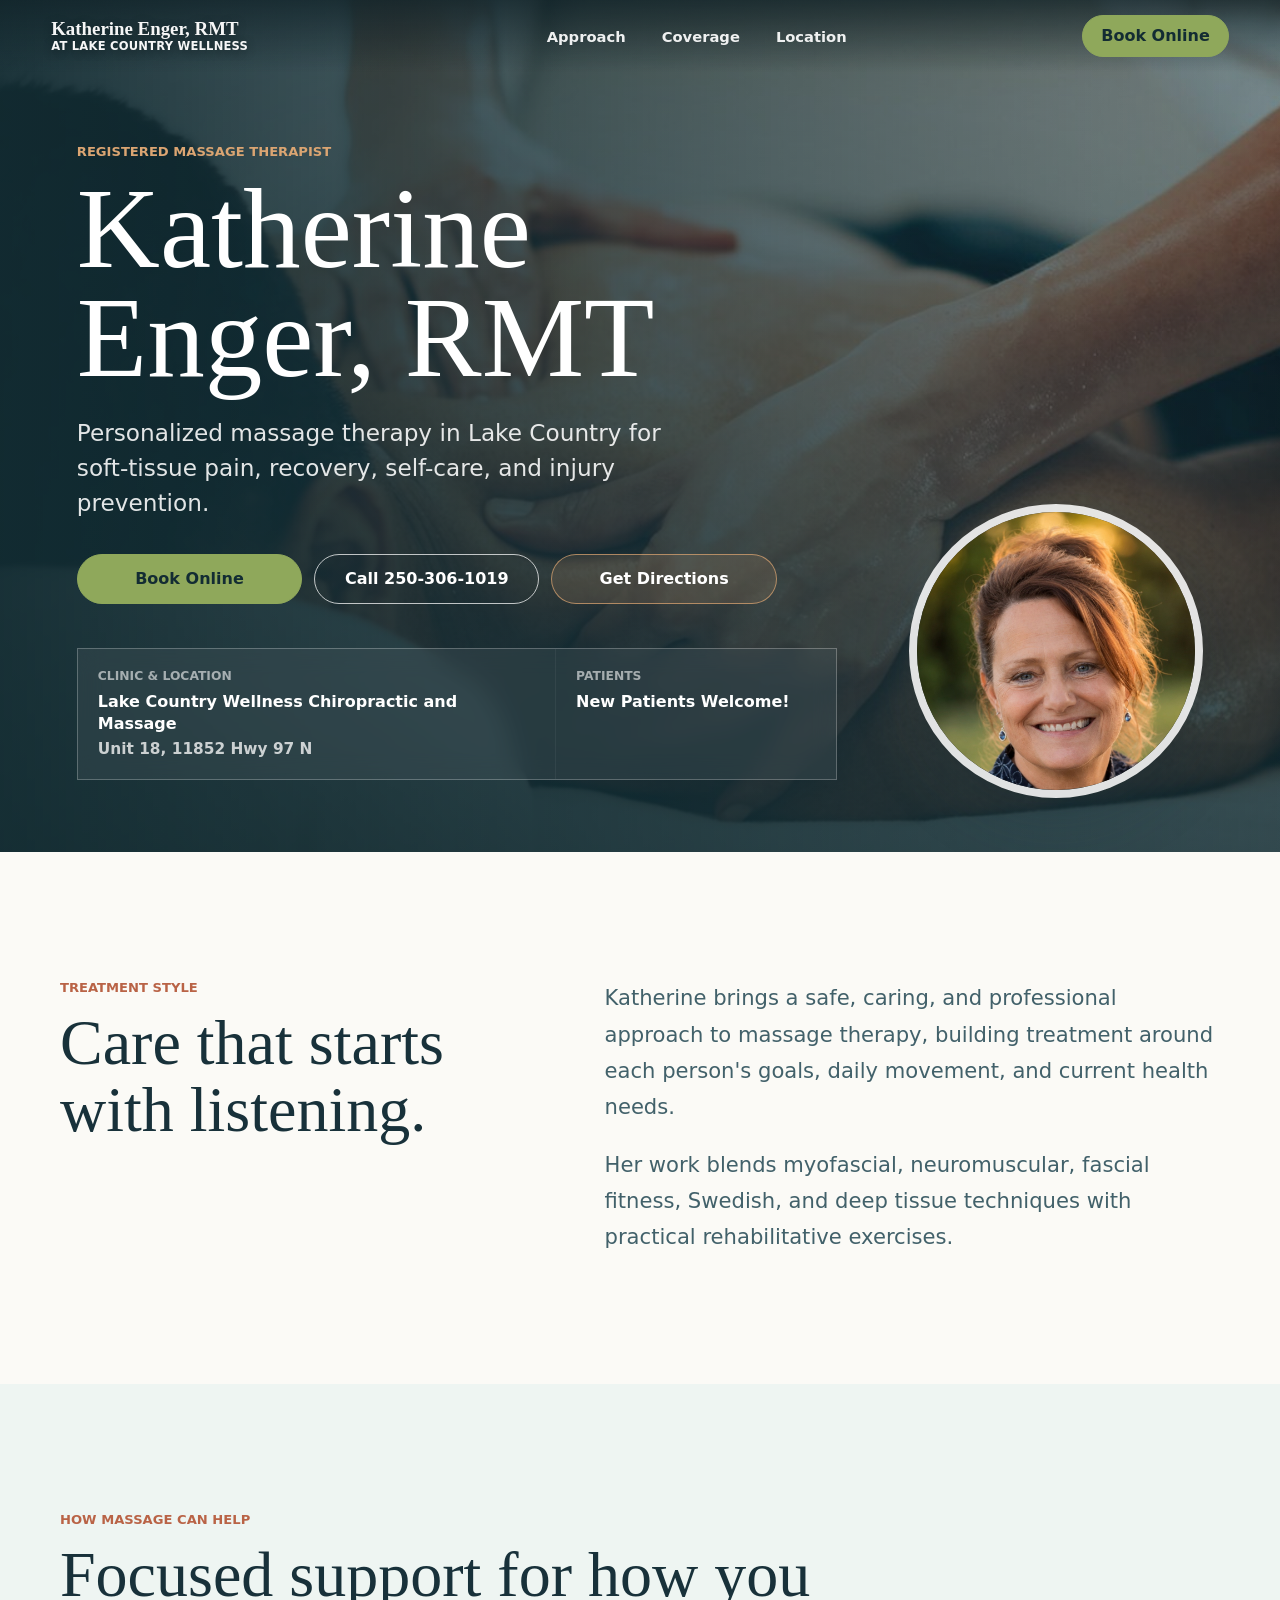
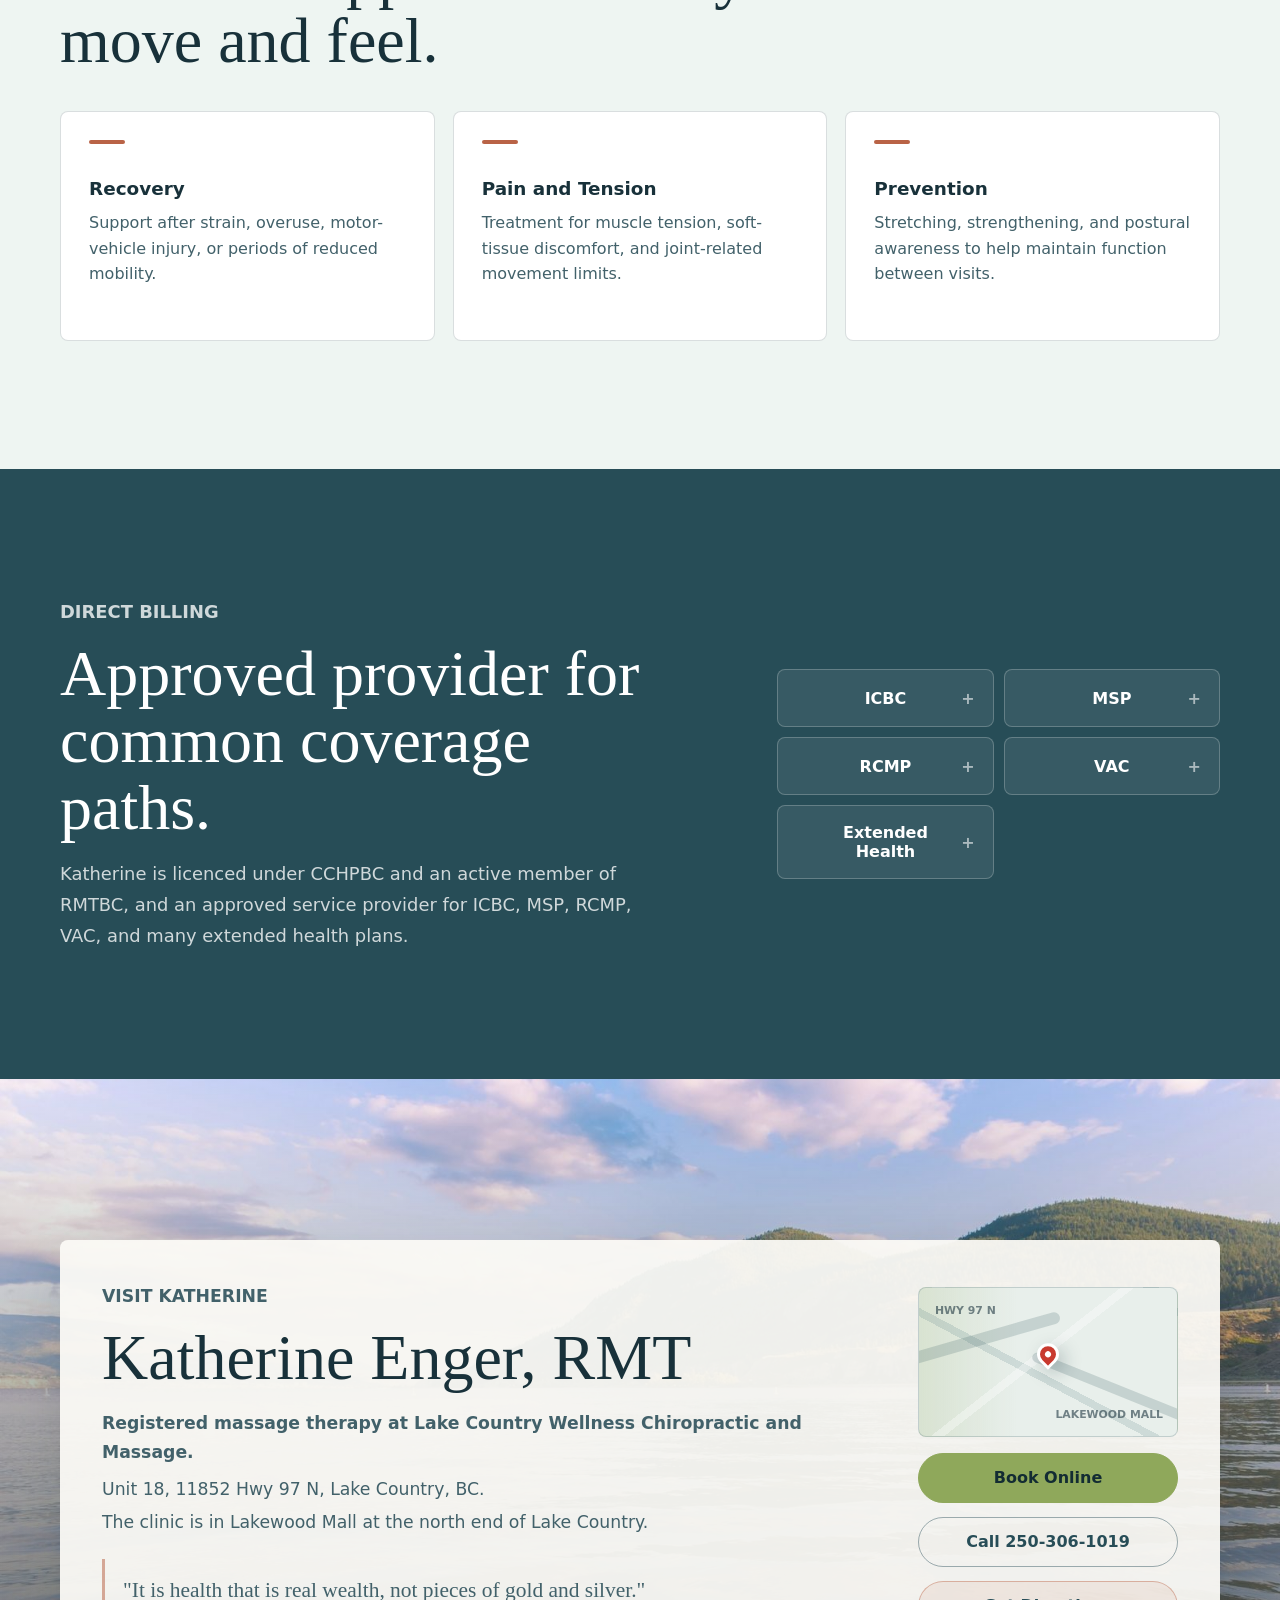
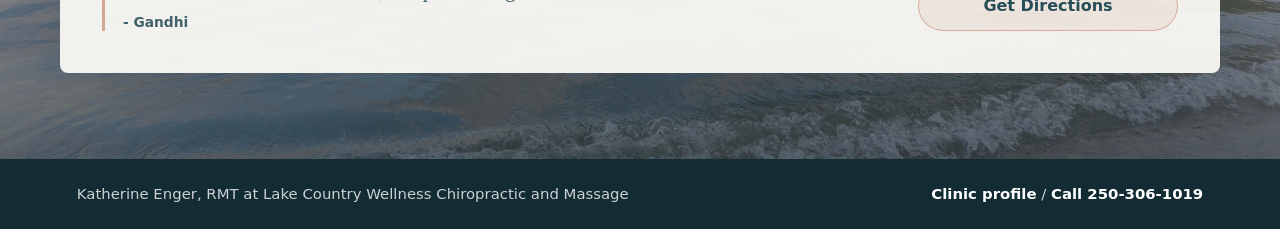
<file: index.html>
<!doctype html>
<html lang="en-CA">
  <head>
    <meta charset="utf-8">
    <meta name="viewport" content="width=device-width, initial-scale=1">
    <title>Katherine Enger, RMT | Lake Country Massage Therapy</title>
    <meta
      name="description"
      content="Registered massage therapy with Katherine Enger, RMT at Lake Country Wellness Chiropractic and Massage in Lake Country, BC."
    >
    <meta property="og:title" content="Katherine Enger, RMT">
    <meta
      property="og:description"
      content="Personalized registered massage therapy in Lake Country, BC."
    >
    <meta property="og:type" content="website">
    <meta property="og:image" content="assets/katherine-enger-rmt.jpg">
    <link rel="icon" href="assets/katherine-enger-rmt.jpg">
    <link rel="stylesheet" href="styles.css">
  </head>
  <body>
    <header class="site-header" aria-label="Primary">
      <a class="brand" href="#top" aria-label="Katherine Enger, RMT home">
        <span class="brand-text">
          Katherine Enger, RMT
          <small>at Lake Country Wellness</small>
        </span>
      </a>
      <nav aria-label="Page sections">
        <a href="#approach">Approach</a>
        <a href="#coverage">Coverage</a>
        <a href="#location-card">Location</a>
      </nav>
      <a class="header-cta" href="https://katherineengerrmt.janeapp.com/" target="_blank" rel="noopener noreferrer">Book Online</a>
    </header>

    <main id="top">
      <section class="hero" aria-labelledby="hero-title">
        <div class="hero-bg" role="img" aria-label="Registered massage therapy treatment"></div>
        <div class="hero-overlay"></div>
        <div class="hero-content">
          <p class="eyebrow">Registered Massage Therapist</p>
          <h1 id="hero-title">Katherine Enger, RMT</h1>
          <p class="hero-copy">
            Personalized massage therapy in Lake Country for soft-tissue pain,
            recovery, self-care, and injury prevention.
          </p>
          <div class="hero-actions" aria-label="Booking actions">
            <a class="button primary booking-button" href="https://katherineengerrmt.janeapp.com/" target="_blank" rel="noopener noreferrer">Book Online</a>
            <a class="button secondary call-button" href="tel:+12503061019">Call 250-306-1019</a>
            <a class="button tertiary directions-button" href="https://www.google.com/maps/search/?api=1&query=Unit+18+11852+HWY+97+N+Lake+Country+BC+V4V+1E3" target="_blank" rel="noopener noreferrer">Get Directions</a>
          </div>
          <dl class="hero-facts" aria-label="Practice details">
            <div>
              <dt>Clinic &amp; Location</dt>
              <dd>
                <a
                  class="hero-map-link"
                  href="https://www.google.com/maps/search/?api=1&query=Unit+18+11852+HWY+97+N+Lake+Country+BC+V4V+1E3"
                  target="_blank"
                  rel="noopener noreferrer"
                  aria-label="Open Lake Country Wellness Chiropractic and Massage in Google Maps"
                >
                  Lake Country Wellness Chiropractic and Massage
                  <span>Unit 18, 11852 Hwy 97 N</span>
                </a>
              </dd>
            </div>
            <div>
              <dt>Patients</dt>
              <dd>New Patients Welcome!</dd>
            </div>
          </dl>
        </div>
        <figure class="portrait">
          <img src="assets/katherine-enger-rmt.jpg" alt="Katherine Enger, registered massage therapist">
        </figure>
      </section>

      <section id="approach" class="section intro">
        <div class="section-inner two-column">
          <div>
            <p class="eyebrow">Treatment Style</p>
            <h2>Care that starts with listening.</h2>
          </div>
          <div class="lead-copy">
            <p>
              Katherine brings a safe, caring, and professional approach to massage
              therapy, building treatment around each person's goals, daily movement,
              and current health needs.
            </p>
            <p>
              Her work blends myofascial, neuromuscular, fascial fitness, Swedish,
              and deep tissue techniques with practical rehabilitative exercises.
            </p>
          </div>
        </div>
      </section>

      <section class="section services" aria-labelledby="services-title">
        <div class="section-inner">
          <div class="section-heading">
            <p class="eyebrow">How Massage Can Help</p>
            <h2 id="services-title">Focused support for how you move and feel.</h2>
          </div>
          <div class="service-grid">
            <article class="service-card">
              <span class="service-icon" aria-hidden="true"></span>
              <h3>Recovery</h3>
              <p>Support after strain, overuse, motor-vehicle injury, or periods of reduced mobility.</p>
            </article>
            <article class="service-card">
              <span class="service-icon" aria-hidden="true"></span>
              <h3>Pain and Tension</h3>
              <p>Treatment for muscle tension, soft-tissue discomfort, and joint-related movement limits.</p>
            </article>
            <article class="service-card">
              <span class="service-icon" aria-hidden="true"></span>
              <h3>Prevention</h3>
              <p>Stretching, strengthening, and postural awareness to help maintain function between visits.</p>
            </article>
          </div>
        </div>
      </section>

      <section id="coverage" class="section coverage" aria-labelledby="coverage-title">
        <div class="section-inner coverage-layout">
          <div class="coverage-copy">
            <p class="eyebrow">Direct Billing</p>
            <h2 id="coverage-title">Approved provider for common coverage paths.</h2>
            <p>
              Katherine is licenced under CCHPBC and an active member of RMTBC,
              and an approved service provider for ICBC, MSP, RCMP, VAC, and many
              extended health plans.
            </p>
          </div>
          <ul class="coverage-list" aria-label="Coverage options">
            <li class="coverage-item">
              <details>
                <summary>ICBC</summary>
                <p class="coverage-detail">
                  Coverage related to a motor vehicle accident claim in British
                  Columbia. RMT may be covered when treatment is approved or
                  eligible under the ICBC claim.
                </p>
              </details>
            </li>
            <li class="coverage-item">
              <details>
                <summary>MSP</summary>
                <p class="coverage-detail">
                  Medical Services Plan of BC. This is provincial health
                  coverage. MSP generally does not broadly cover RMT for most
                  people, but limited supplementary benefits may apply for
                  eligible low-income residents.
                </p>
              </details>
            </li>
            <li class="coverage-item">
              <details>
                <summary>RCMP</summary>
                <p class="coverage-detail">
                  Coverage for Royal Canadian Mounted Police members, usually
                  through federal or occupational health benefits. RMT coverage
                  depends on the member's plan rules.
                </p>
              </details>
            </li>
            <li class="coverage-item">
              <details>
                <summary>VAC</summary>
                <p class="coverage-detail">
                  Veterans Affairs Canada. RMT may be covered for eligible
                  veterans if it relates to approved benefits or treatment
                  programs.
                </p>
              </details>
            </li>
            <li class="coverage-item">
              <details>
                <summary>Extended Health</summary>
                <p class="coverage-detail">
                  Private or employer-sponsored benefits, such as Canada Life,
                  Sun Life, Manulife, Blue Cross, and similar plans. RMT is
                  commonly covered up to an annual maximum, often requiring the
                  therapist to be registered.
                </p>
              </details>
            </li>
          </ul>
        </div>
      </section>

      <section id="location" class="section location" aria-labelledby="location-title">
        <div class="location-photo" role="img" aria-label="Okanagan lake landscape"></div>
        <div id="location-card" class="section-inner location-panel">
          <div class="location-copy">
            <p class="eyebrow">Visit Katherine</p>
            <h2 id="location-title">Katherine Enger, RMT</h2>
            <p class="location-intro">
              Registered massage therapy at Lake Country Wellness Chiropractic
              and Massage.
            </p>
            <p class="location-address">
              <span>Unit 18, 11852 Hwy 97 N, Lake Country, BC.</span>
              <span>The clinic is in Lakewood Mall at the north end of Lake Country.</span>
            </p>
            <blockquote class="health-quote">
              <p>"It is health that is real wealth, not pieces of gold and silver."</p>
              <cite>- Gandhi</cite>
            </blockquote>
          </div>
          <div class="location-side">
            <a
              class="map-preview"
              href="https://www.google.com/maps/search/?api=1&query=Unit+18+11852+HWY+97+N+Lake+Country+BC+V4V+1E3"
              target="_blank"
              rel="noopener noreferrer"
              aria-label="Open clinic location in Google Maps"
            >
              <span class="map-road map-road-main">Hwy 97 N</span>
              <span class="map-road map-road-cross">Lakewood Mall</span>
              <span class="map-pin" aria-hidden="true"></span>
            </a>
            <div class="contact-stack">
              <a class="button primary booking-button" href="https://katherineengerrmt.janeapp.com/" target="_blank" rel="noopener noreferrer">Book Online</a>
              <a class="button secondary call-button" href="tel:+12503061019">Call 250-306-1019</a>
              <a class="button tertiary directions-button" href="https://www.google.com/maps/search/?api=1&query=Unit+18+11852+HWY+97+N+Lake+Country+BC+V4V+1E3" target="_blank" rel="noopener noreferrer">Get Directions</a>
            </div>
          </div>
        </div>
      </section>
    </main>

    <footer class="site-footer">
      <p>Katherine Enger, RMT at Lake Country Wellness Chiropractic and Massage</p>
      <p>
        <a href="https://lakecountryspineandwellness.com/therapists">Clinic profile</a>
        <span aria-hidden="true"> / </span>
        <a href="tel:+12503061019">Call 250-306-1019</a>
      </p>
    </footer>
    <script>
      document.querySelectorAll(".coverage-item details").forEach((detail) => {
        detail.addEventListener("toggle", () => {
          if (!detail.open) return;
          document.querySelectorAll(".coverage-item details[open]").forEach((openDetail) => {
            if (openDetail !== detail) openDetail.open = false;
          });
        });
      });
    </script>
  </body>
</html>
</file>
<file: styles.css>
:root {
  --ink: #18313a;
  --ink-soft: #42616a;
  --paper: #fbfaf6;
  --mist: #eef5f2;
  --sage: #8fa85b;
  --teal: #416c75;
  --teal-deep: #274d57;
  --clay: #b96346;
  --white: #ffffff;
  --line: rgba(24, 49, 58, 0.16);
  --shadow: 0 24px 60px rgba(24, 49, 58, 0.2);
}

* {
  box-sizing: border-box;
}

html {
  scroll-behavior: smooth;
}

body {
  margin: 0;
  background: var(--paper);
  color: var(--ink);
  font-family: Inter, ui-sans-serif, system-ui, -apple-system, BlinkMacSystemFont, "Segoe UI", sans-serif;
  letter-spacing: 0;
}

body::selection {
  background: var(--sage);
  color: var(--ink);
}

a {
  color: inherit;
  text-decoration: none;
}

img {
  display: block;
  max-width: 100%;
}

.site-header {
  position: fixed;
  top: 0;
  left: 0;
  z-index: 20;
  display: grid;
  grid-template-columns: auto 1fr auto;
  align-items: center;
  gap: 24px;
  width: 100%;
  min-height: 72px;
  padding: 14px clamp(18px, 4vw, 56px);
  color: var(--white);
  background: linear-gradient(180deg, rgba(16, 34, 40, 0.74), rgba(16, 34, 40, 0));
}

.brand {
  display: inline-flex;
  align-items: center;
  width: 260px;
  min-width: 210px;
}

.brand-text {
  display: grid;
  gap: 2px;
  color: rgba(255, 255, 255, 0.96);
  font-family: Georgia, "Times New Roman", serif;
  font-size: 1.18rem;
  font-weight: 700;
  line-height: 1;
  text-shadow: 0 2px 10px rgba(0, 0, 0, 0.35);
}

.brand-text small {
  font-family: Inter, ui-sans-serif, system-ui, -apple-system, BlinkMacSystemFont, "Segoe UI", sans-serif;
  font-size: 0.72rem;
  font-weight: 800;
  letter-spacing: 0.02em;
  text-transform: uppercase;
}

nav {
  display: flex;
  justify-content: center;
  gap: clamp(18px, 3vw, 36px);
  font-size: 0.92rem;
  font-weight: 700;
}

nav a {
  opacity: 0.92;
}

nav a:hover,
.text-link:hover {
  opacity: 1;
  text-decoration: underline;
  text-underline-offset: 5px;
}

.header-cta {
  display: inline-flex;
  align-items: center;
  justify-content: center;
  min-width: 0;
  min-height: 42px;
  padding: 0 18px;
  border: 1px solid var(--sage);
  border-radius: 999px;
  background: var(--sage);
  color: #132c33;
  font-weight: 900;
  line-height: 1;
  white-space: nowrap;
  transition: transform 160ms ease, background-color 160ms ease, border-color 160ms ease;
}

.header-cta:hover {
  opacity: 1;
  text-decoration: none;
  transform: translateY(-1px);
}

.hero {
  position: relative;
  min-height: 88vh;
  padding: clamp(112px, 16vh, 180px) clamp(20px, 6vw, 84px) clamp(56px, 8vh, 96px);
  overflow: hidden;
  color: var(--white);
}

.hero-bg,
.hero-overlay {
  position: absolute;
  inset: 0;
}

.hero-bg {
  background-image: url("assets/massage-therapy-room.jpg");
  background-position: center;
  background-size: cover;
  transform: scale(1.02);
}

.hero-overlay {
  background:
    linear-gradient(90deg, rgba(18, 43, 49, 0.92), rgba(18, 43, 49, 0.64) 44%, rgba(18, 43, 49, 0.2)),
    linear-gradient(180deg, rgba(18, 43, 49, 0.18), rgba(18, 43, 49, 0.78));
}

.hero-content {
  position: relative;
  z-index: 2;
  max-width: 820px;
}

.eyebrow {
  margin: 0 0 14px;
  color: var(--clay);
  font-size: 0.82rem;
  font-weight: 900;
  line-height: 1.2;
  text-transform: uppercase;
}

.hero .eyebrow {
  color: #dba572;
}

h1,
h2,
h3,
p {
  margin-top: 0;
}

h1 {
  max-width: 760px;
  margin-bottom: 22px;
  font-family: Georgia, "Times New Roman", serif;
  font-size: clamp(3.4rem, 9vw, 8.6rem);
  font-weight: 500;
  line-height: 0.95;
  letter-spacing: 0;
}

h2 {
  margin-bottom: 18px;
  font-family: Georgia, "Times New Roman", serif;
  font-size: clamp(2.25rem, 5vw, 4.35rem);
  font-weight: 500;
  line-height: 1.04;
  letter-spacing: 0;
}

h3 {
  margin-bottom: 10px;
  font-size: 1.15rem;
  line-height: 1.2;
  letter-spacing: 0;
}

.hero-copy {
  max-width: 620px;
  margin-bottom: 34px;
  font-size: clamp(1.12rem, 2vw, 1.45rem);
  line-height: 1.52;
  color: rgba(255, 255, 255, 0.88);
}

.hero-actions {
  display: grid;
  grid-template-columns: repeat(3, minmax(0, 1fr));
  gap: 12px;
  max-width: 700px;
  margin-bottom: 44px;
}

.button {
  display: inline-flex;
  align-items: center;
  justify-content: center;
  min-height: 50px;
  padding: 0 22px;
  border-radius: 999px;
  font-weight: 900;
  line-height: 1;
  white-space: nowrap;
  transition: transform 160ms ease, background-color 160ms ease, border-color 160ms ease;
}

.button:hover {
  transform: translateY(-1px);
}

.button.primary,
.button.booking-button {
  border: 1px solid var(--sage);
  background: var(--sage);
  color: #132c33;
}

.button.secondary,
.button.call-button {
  border: 1px solid rgba(255, 255, 255, 0.72);
  background: transparent;
  color: var(--white);
}

.button.tertiary,
.button.directions-button {
  border: 1px solid rgba(219, 165, 114, 0.72);
  background: rgba(219, 165, 114, 0.14);
  color: var(--white);
}

.hero-actions .button {
  width: 100%;
  min-width: 0;
}

.hero-facts {
  display: grid;
  grid-template-columns: minmax(0, 1.45fr) minmax(0, 0.85fr);
  gap: 1px;
  max-width: 760px;
  margin: 0;
  border: 1px solid rgba(255, 255, 255, 0.2);
  background: rgba(255, 255, 255, 0.12);
  backdrop-filter: blur(12px);
}

.hero-facts div {
  min-height: 96px;
  padding: 20px;
  background: rgba(14, 35, 41, 0.28);
}

.hero-facts dt {
  margin-bottom: 8px;
  color: rgba(255, 255, 255, 0.58);
  font-size: 0.77rem;
  font-weight: 900;
  text-transform: uppercase;
}

.hero-facts dd {
  margin: 0;
  font-weight: 800;
  line-height: 1.35;
}

.hero-map-link {
  display: grid;
  gap: 4px;
}

.hero-map-link span {
  color: rgba(255, 255, 255, 0.76);
  font-size: 0.96rem;
}

.hero-map-link:hover {
  text-decoration: underline;
  text-underline-offset: 4px;
}

.portrait {
  position: absolute;
  right: clamp(22px, 6vw, 88px);
  bottom: clamp(22px, 6vh, 70px);
  z-index: 3;
  width: clamp(172px, 23vw, 300px);
  margin: 0;
  border: 8px solid rgba(255, 255, 255, 0.86);
  border-radius: 999px;
  box-shadow: var(--shadow);
  overflow: hidden;
}

.section {
  padding: clamp(70px, 10vw, 132px) 0;
}

.section-inner {
  width: min(1160px, calc(100% - 40px));
  margin: 0 auto;
}

.two-column {
  display: grid;
  grid-template-columns: minmax(0, 0.85fr) minmax(0, 1.15fr);
  gap: clamp(32px, 7vw, 96px);
  align-items: start;
}

.lead-copy {
  color: var(--ink-soft);
  font-size: clamp(1.05rem, 2vw, 1.32rem);
  line-height: 1.72;
}

.lead-copy p:last-child,
.coverage-copy p:last-child,
.location-panel p:last-child,
.service-card p:last-child,
.site-footer p:last-child {
  margin-bottom: 0;
}

.services {
  background: var(--mist);
}

.section-heading {
  max-width: 760px;
  margin-bottom: 36px;
}

.service-grid {
  display: grid;
  grid-template-columns: repeat(3, minmax(0, 1fr));
  gap: 18px;
}

.service-card {
  min-height: 230px;
  padding: 28px;
  border: 1px solid var(--line);
  border-radius: 8px;
  background: var(--white);
}

.service-icon {
  display: block;
  width: 36px;
  height: 4px;
  margin-bottom: 34px;
  border-radius: 99px;
  background: var(--clay);
}

.service-card p {
  color: var(--ink-soft);
  line-height: 1.62;
}

.coverage {
  background: var(--teal-deep);
  color: var(--white);
}

.coverage-layout {
  display: grid;
  grid-template-columns: minmax(0, 1fr) minmax(280px, 0.72fr);
  gap: clamp(32px, 8vw, 110px);
  align-items: center;
}

.coverage-copy p {
  max-width: 700px;
  color: rgba(255, 255, 255, 0.78);
  font-size: 1.12rem;
  line-height: 1.72;
}

.coverage-list {
  display: grid;
  grid-template-columns: repeat(2, minmax(0, 1fr));
  gap: 10px;
  margin: 0;
  padding: 0;
  list-style: none;
}

.coverage-list li {
  min-height: 56px;
  border: 1px solid rgba(255, 255, 255, 0.22);
  border-radius: 8px;
  background: rgba(255, 255, 255, 0.08);
  font-weight: 850;
  overflow: hidden;
}

.coverage-item details {
  height: 100%;
}

.coverage-item summary {
  position: relative;
  display: flex;
  align-items: center;
  justify-content: center;
  min-height: 56px;
  padding: 17px 42px;
  cursor: pointer;
  list-style: none;
  text-align: center;
}

.coverage-item summary::-webkit-details-marker {
  display: none;
}

.coverage-item summary::after {
  content: "+";
  position: absolute;
  right: 18px;
  top: 50%;
  color: rgba(255, 255, 255, 0.58);
  font-size: 1rem;
  transform: translateY(-50%);
}

.coverage-item details[open] summary {
  border-bottom: 1px solid rgba(255, 255, 255, 0.14);
}

.coverage-item details[open] summary::after {
  content: "-";
}

.coverage-item summary:focus-visible {
  outline: 2px solid rgba(219, 165, 114, 0.86);
  outline-offset: -2px;
}

.coverage-detail {
  margin: 0;
  padding: 16px 18px 18px;
  color: rgba(255, 255, 255, 0.74);
  font-size: 0.92rem;
  font-weight: 600;
  line-height: 1.52;
  text-align: left;
}

.location {
  position: relative;
  min-height: 680px;
  display: grid;
  align-items: end;
  padding: 0;
  overflow: hidden;
}

.location-photo {
  position: absolute;
  inset: 0;
  background-image:
    linear-gradient(180deg, rgba(251, 250, 246, 0.14), rgba(24, 49, 58, 0.68)),
    url("assets/clinic-team-image.jpg");
  background-position: center;
  background-size: cover;
}

.location-panel {
  position: relative;
  z-index: 2;
  display: grid;
  grid-template-columns: minmax(0, 1fr) minmax(220px, 260px);
  gap: clamp(28px, 5vw, 52px);
  align-items: end;
  scroll-margin-top: 92px;
  margin-bottom: clamp(36px, 8vw, 86px);
  padding: clamp(26px, 4vw, 42px);
  border-radius: 8px;
  background: rgba(251, 250, 246, 0.94);
  box-shadow: var(--shadow);
}

.location-panel p {
  max-width: 740px;
  color: var(--ink-soft);
  font-size: 1.08rem;
  line-height: 1.68;
}

.location-copy {
  max-width: 780px;
}

.location-intro {
  margin-bottom: 8px;
  color: var(--ink);
  font-weight: 800;
}

.location-address {
  margin-bottom: 22px;
}

.location-address span {
  display: block;
}

.location-address span + span {
  margin-top: 4px;
}

.health-quote {
  max-width: 620px;
  margin: 0;
  padding: 16px 0 0 18px;
  border-left: 3px solid rgba(185, 99, 70, 0.52);
  color: rgba(24, 49, 58, 0.7);
}

.health-quote p {
  margin-bottom: 6px;
  font-family: Georgia, "Times New Roman", serif;
  font-size: clamp(1.1rem, 2vw, 1.34rem);
  line-height: 1.45;
}

.health-quote cite {
  color: var(--ink-soft);
  font-size: 0.86rem;
  font-style: normal;
  font-weight: 800;
}

.location-side {
  display: grid;
  gap: 16px;
  width: 100%;
  align-self: stretch;
  align-content: end;
}

.map-preview {
  position: relative;
  display: block;
  min-height: 150px;
  border: 1px solid rgba(39, 77, 87, 0.2);
  border-radius: 8px;
  background:
    linear-gradient(142deg, transparent 0 45%, rgba(255, 255, 255, 0.34) 45% 48%, transparent 48%),
    linear-gradient(28deg, transparent 0 42%, rgba(65, 108, 117, 0.16) 42% 45%, transparent 45%),
    linear-gradient(90deg, rgba(143, 168, 91, 0.18), transparent 38%),
    #e8efeb;
  overflow: hidden;
}

.map-preview::before,
.map-preview::after {
  content: "";
  position: absolute;
  border-radius: 999px;
  background: rgba(39, 77, 87, 0.18);
}

.map-preview::before {
  width: 170px;
  height: 12px;
  left: -26px;
  top: 46px;
  transform: rotate(-16deg);
}

.map-preview::after {
  width: 210px;
  height: 10px;
  right: -58px;
  bottom: 36px;
  transform: rotate(22deg);
}

.map-road {
  position: absolute;
  z-index: 2;
  color: rgba(24, 49, 58, 0.58);
  font-size: 0.68rem;
  font-weight: 900;
  line-height: 1;
  text-transform: uppercase;
}

.map-road-main {
  left: 16px;
  top: 18px;
}

.map-road-cross {
  right: 14px;
  bottom: 16px;
}

.map-pin {
  position: absolute;
  left: 50%;
  top: 48%;
  z-index: 3;
  width: 22px;
  height: 22px;
  border: 3px solid var(--white);
  border-radius: 50% 50% 50% 0;
  background: #c83a2f;
  box-shadow: 0 8px 18px rgba(24, 49, 58, 0.26);
  transform: translate(-50%, -76%) rotate(-45deg);
}

.map-pin::after {
  content: "";
  position: absolute;
  inset: 5px;
  border-radius: 50%;
  background: var(--white);
}

.contact-stack {
  display: grid;
  justify-items: stretch;
  gap: 14px;
  width: 100%;
}

.contact-stack .button {
  width: 100%;
}

.location-panel .button.call-button {
  border-color: rgba(39, 77, 87, 0.44);
  color: var(--teal-deep);
}

.location-panel .button.directions-button {
  border-color: rgba(185, 99, 70, 0.42);
  background: rgba(185, 99, 70, 0.09);
  color: var(--teal-deep);
}

.site-footer {
  display: flex;
  flex-wrap: wrap;
  justify-content: space-between;
  gap: 14px;
  padding: 26px clamp(20px, 6vw, 84px);
  color: rgba(255, 255, 255, 0.78);
  background: #132c33;
  font-size: 0.93rem;
}

.site-footer p {
  margin: 0;
}

.site-footer a {
  color: var(--white);
  font-weight: 800;
}

@media (max-width: 920px) {
  .site-header {
    grid-template-columns: auto 1fr;
    min-height: 66px;
  }

  .brand {
    width: 220px;
    min-width: 180px;
  }

  nav {
    display: none;
  }

  .header-cta {
    justify-self: end;
  }

  .hero {
    min-height: auto;
    padding-top: 112px;
  }

  .hero-overlay {
    background:
      linear-gradient(180deg, rgba(18, 43, 49, 0.88), rgba(18, 43, 49, 0.5) 48%, rgba(18, 43, 49, 0.86)),
      linear-gradient(90deg, rgba(18, 43, 49, 0.64), rgba(18, 43, 49, 0.34));
  }

  .portrait {
    position: relative;
    right: auto;
    bottom: auto;
    width: min(240px, 62vw);
    margin: 38px 0 0;
  }

  .hero-facts,
  .service-grid,
  .coverage-layout,
  .location-panel,
  .two-column {
    grid-template-columns: 1fr;
  }

  .location-panel {
    align-items: start;
  }

  .location-side {
    align-content: start;
  }
}

@media (max-width: 600px) {
  .site-header {
    gap: 12px;
    padding: 12px 16px;
  }

  .brand {
    width: 190px;
    min-width: 0;
  }

  .brand-text {
    font-size: 1rem;
  }

  .brand-text small {
    font-size: 0.62rem;
  }

  .header-cta {
    min-width: 0;
    min-height: 40px;
    padding: 0 14px;
    font-size: 0.9rem;
  }

  .hero {
    padding: 100px 18px 48px;
  }

  h1 {
    font-size: 3.35rem;
  }

  .button {
    width: 100%;
  }

  .hero-actions {
    grid-template-columns: 1fr;
  }

  .hero-facts div {
    min-height: 82px;
    padding: 16px;
  }

  .section-inner {
    width: min(100% - 32px, 1160px);
  }

  .section {
    padding: 58px 0;
  }

  .service-card {
    min-height: 0;
  }

  .coverage-list {
    grid-template-columns: 1fr;
  }

  .location {
    min-height: 640px;
  }

  .location-panel {
    margin-bottom: 22px;
    padding: 24px;
  }

  .map-preview {
    min-height: 136px;
  }
}
</file>
